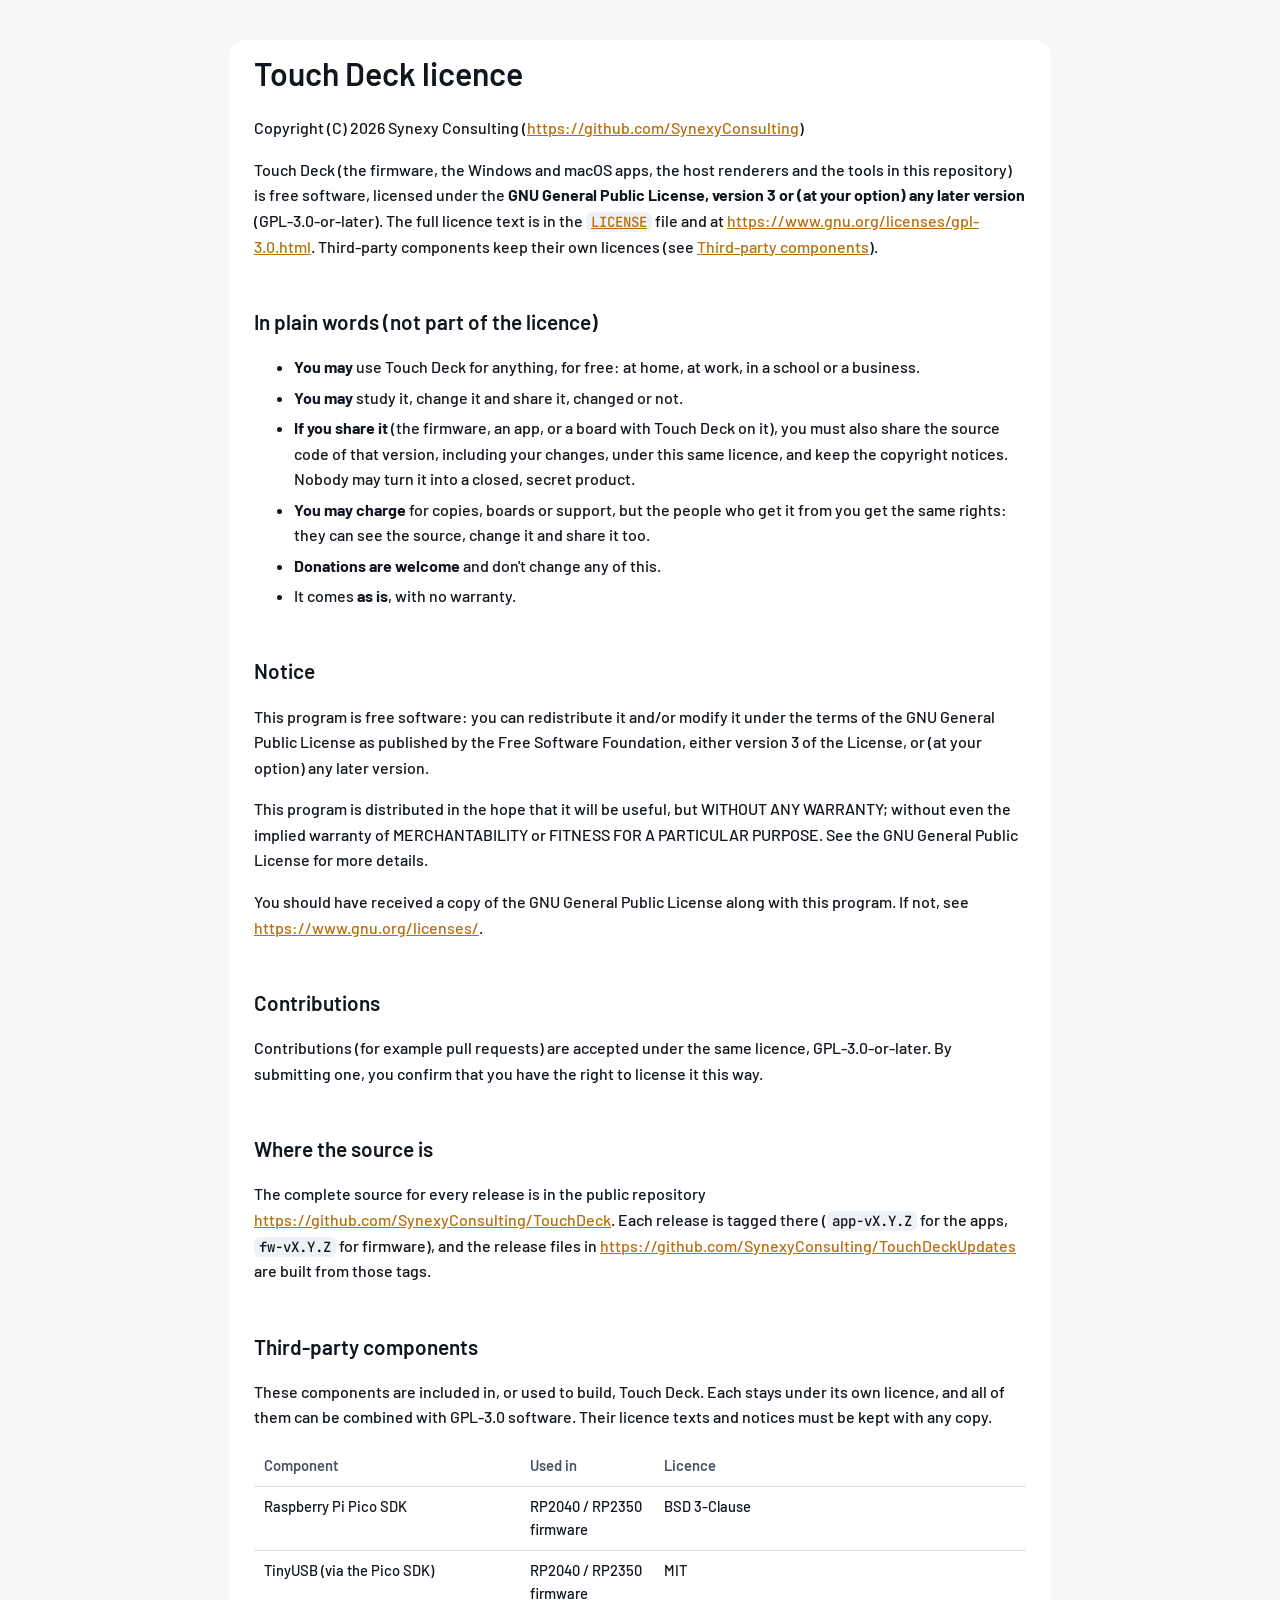
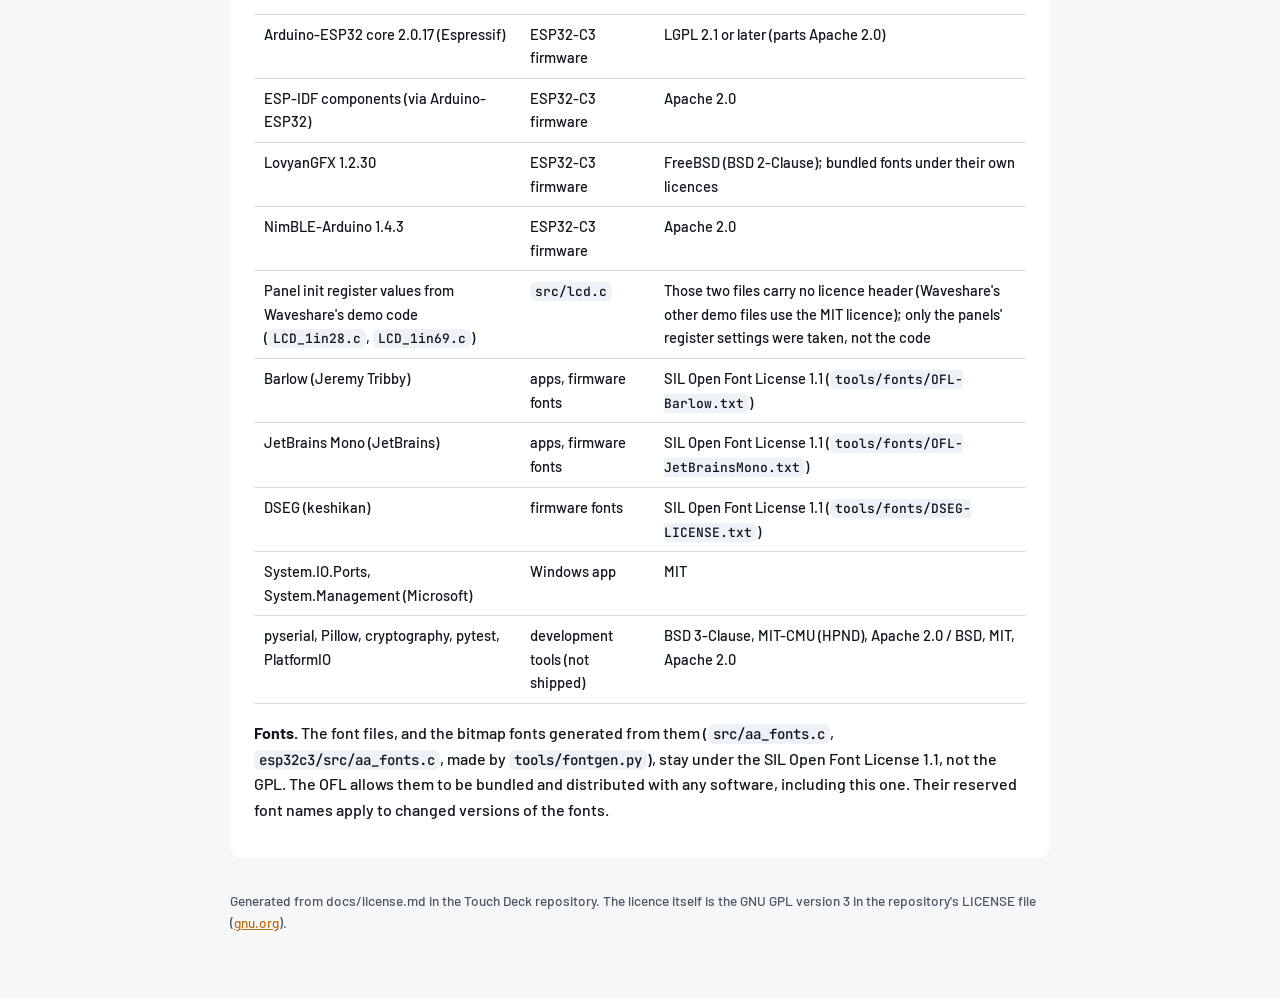
<file: docs/license.html>
<!doctype html>
<html lang="en">
<head>
<meta charset="utf-8">
<meta name="viewport" content="width=device-width, initial-scale=1">
<title>Licence · Touch Deck</title>
<link rel="preconnect" href="https://fonts.googleapis.com">
<link href="https://fonts.googleapis.com/css2?family=Barlow:wght@500;600&family=JetBrains+Mono&display=swap" rel="stylesheet">
<style>
  :root {
    --bg: #f6f7f9; --surf: #ffffff; --inner: #eef1f5; --text: #10151e; --dim: #4a5366;
    --line: #d9dee6; --accent: #b86e0c;
    color-scheme: light;
  }
  @media (prefers-color-scheme: dark) {
    :root { --bg: #07090d; --surf: #141a24; --inner: #10151e; --text: #e8ecf2; --dim: #8a94a6;
             --line: #1c2432; --accent: #f2a33a; color-scheme: dark; }
  }
  * { box-sizing: border-box; }
  body { margin: 0; background: var(--bg); color: var(--text);
         font: 500 16px/1.6 Barlow, "Segoe UI", -apple-system, system-ui, sans-serif; }
  main { max-width: 860px; margin: 0 auto; padding: 40px 20px 64px; }
  h1 { font-weight: 600; font-size: 2rem; margin: 0 0 8px; }
  h2 { font-weight: 600; font-size: 1.3rem; margin: 2.2em 0 .5em; }
  h3 { font-weight: 600; font-size: 1.05rem; margin: 1.6em 0 .4em; }
  a { color: var(--accent); }
  code, blockquote { font-family: "JetBrains Mono", Menlo, Consolas, monospace; font-size: .88em; }
  code { background: var(--inner); border-radius: 6px; padding: 1px 5px; }
  blockquote { margin: 1em 0; padding: 10px 14px; background: var(--inner); border-left: 3px solid var(--accent);
               border-radius: 6px; overflow-wrap: anywhere; }
  hr { border: 0; border-top: 1px solid var(--line); margin: 2.5em 0; }
  .table { overflow-x: auto; margin: 1em 0; }
  table { border-collapse: collapse; width: 100%; font-size: .92em; }
  th, td { text-align: left; vertical-align: top; padding: 8px 10px; border-bottom: 1px solid var(--line); }
  th { color: var(--dim); font-weight: 600; }
  li { margin: .3em 0; }
  .card { background: var(--surf); border-radius: 14px; padding: 8px 24px 20px; }
  footer { color: var(--dim); font-size: .85em; margin-top: 32px; }
</style>
</head>
<body>
<main>
<div class="card">
<h1 id="touch-deck-licence">Touch Deck licence</h1>
<p>Copyright (C) 2026 Synexy Consulting (<a href="https://github.com/SynexyConsulting">https://github.com/SynexyConsulting</a>)</p>
<p>Touch Deck (the firmware, the Windows and macOS apps, the host renderers and the tools in this repository) is free software, licensed under the <strong>GNU General Public License, version 3 or (at your option) any later version</strong> (GPL-3.0-or-later). The full licence text is in the <a href="https://github.com/SynexyConsulting/TouchDeck/blob/main/LICENSE"><code>LICENSE</code></a> file and at <a href="https://www.gnu.org/licenses/gpl-3.0.html">https://www.gnu.org/licenses/gpl-3.0.html</a>. Third-party components keep their own licences (see <a href="#third-party-components">Third-party components</a>).</p>
<h2 id="in-plain-words-not-part-of-the-licence">In plain words (not part of the licence)</h2>
<ul><li><strong>You may</strong> use Touch Deck for anything, for free: at home, at work, in a school or a business.</li><li><strong>You may</strong> study it, change it and share it, changed or not.</li><li><strong>If you share it</strong> (the firmware, an app, or a board with Touch Deck on it), you must also share the source code of that version, including your changes, under this same licence, and keep the copyright notices. Nobody may turn it into a closed, secret product.</li><li><strong>You may charge</strong> for copies, boards or support, but the people who get it from you get the same rights: they can see the source, change it and share it too.</li><li><strong>Donations are welcome</strong> and don't change any of this.</li><li>It comes <strong>as is</strong>, with no warranty.</li></ul>
<h2 id="notice">Notice</h2>
<p>This program is free software: you can redistribute it and/or modify it under the terms of the GNU General Public License as published by the Free Software Foundation, either version 3 of the License, or (at your option) any later version.</p>
<p>This program is distributed in the hope that it will be useful, but WITHOUT ANY WARRANTY; without even the implied warranty of MERCHANTABILITY or FITNESS FOR A PARTICULAR PURPOSE. See the GNU General Public License for more details.</p>
<p>You should have received a copy of the GNU General Public License along with this program. If not, see <a href="https://www.gnu.org/licenses/">https://www.gnu.org/licenses/</a>.</p>
<h2 id="contributions">Contributions</h2>
<p>Contributions (for example pull requests) are accepted under the same licence, GPL-3.0-or-later. By submitting one, you confirm that you have the right to license it this way.</p>
<h2 id="where-the-source-is">Where the source is</h2>
<p>The complete source for every release is in the public repository <a href="https://github.com/SynexyConsulting/TouchDeck">https://github.com/SynexyConsulting/TouchDeck</a>. Each release is tagged there (<code>app-vX.Y.Z</code> for the apps, <code>fw-vX.Y.Z</code> for firmware), and the release files in <a href="https://github.com/SynexyConsulting/TouchDeckUpdates">https://github.com/SynexyConsulting/TouchDeckUpdates</a> are built from those tags.</p>
<h2 id="third-party-components">Third-party components</h2>
<p>These components are included in, or used to build, Touch Deck. Each stays under its own licence, and all of them can be combined with GPL-3.0 software. Their licence texts and notices must be kept with any copy.</p>
<div class="table"><table><thead><tr><th>Component</th><th>Used in</th><th>Licence</th></tr></thead><tbody><tr><td>Raspberry Pi Pico SDK</td><td>RP2040 / RP2350 firmware</td><td>BSD 3-Clause</td></tr><tr><td>TinyUSB (via the Pico SDK)</td><td>RP2040 / RP2350 firmware</td><td>MIT</td></tr><tr><td>Arduino-ESP32 core 2.0.17 (Espressif)</td><td>ESP32-C3 firmware</td><td>LGPL 2.1 or later (parts Apache 2.0)</td></tr><tr><td>ESP-IDF components (via Arduino-ESP32)</td><td>ESP32-C3 firmware</td><td>Apache 2.0</td></tr><tr><td>LovyanGFX 1.2.30</td><td>ESP32-C3 firmware</td><td>FreeBSD (BSD 2-Clause); bundled fonts under their own licences</td></tr><tr><td>NimBLE-Arduino 1.4.3</td><td>ESP32-C3 firmware</td><td>Apache 2.0</td></tr><tr><td>Panel init register values from Waveshare's demo code (<code>LCD_1in28.c</code>, <code>LCD_1in69.c</code>)</td><td><code>src/lcd.c</code></td><td>Those two files carry no licence header (Waveshare's other demo files use the MIT licence); only the panels' register settings were taken, not the code</td></tr><tr><td>Barlow (Jeremy Tribby)</td><td>apps, firmware fonts</td><td>SIL Open Font License 1.1 (<code>tools/fonts/OFL-Barlow.txt</code>)</td></tr><tr><td>JetBrains Mono (JetBrains)</td><td>apps, firmware fonts</td><td>SIL Open Font License 1.1 (<code>tools/fonts/OFL-JetBrainsMono.txt</code>)</td></tr><tr><td>DSEG (keshikan)</td><td>firmware fonts</td><td>SIL Open Font License 1.1 (<code>tools/fonts/DSEG-LICENSE.txt</code>)</td></tr><tr><td>System.IO.Ports, System.Management (Microsoft)</td><td>Windows app</td><td>MIT</td></tr><tr><td>pyserial, Pillow, cryptography, pytest, PlatformIO</td><td>development tools (not shipped)</td><td>BSD 3-Clause, MIT-CMU (HPND), Apache 2.0 / BSD, MIT, Apache 2.0</td></tr></tbody></table></div>
<p><strong>Fonts.</strong> The font files, and the bitmap fonts generated from them (<code>src/aa_fonts.c</code>, <code>esp32c3/src/aa_fonts.c</code>, made by <code>tools/fontgen.py</code>), stay under the SIL Open Font License 1.1, not the GPL. The OFL allows them to be bundled and distributed with any software, including this one. Their reserved font names apply to changed versions of the fonts.</p>
</div>
<footer>Generated from docs/license.md in the Touch Deck repository. The licence itself is the GNU GPL version 3 in the repository's LICENSE file (<a href="https://www.gnu.org/licenses/gpl-3.0.html">gnu.org</a>).</footer>
</main>
</body>
</html>
</file>
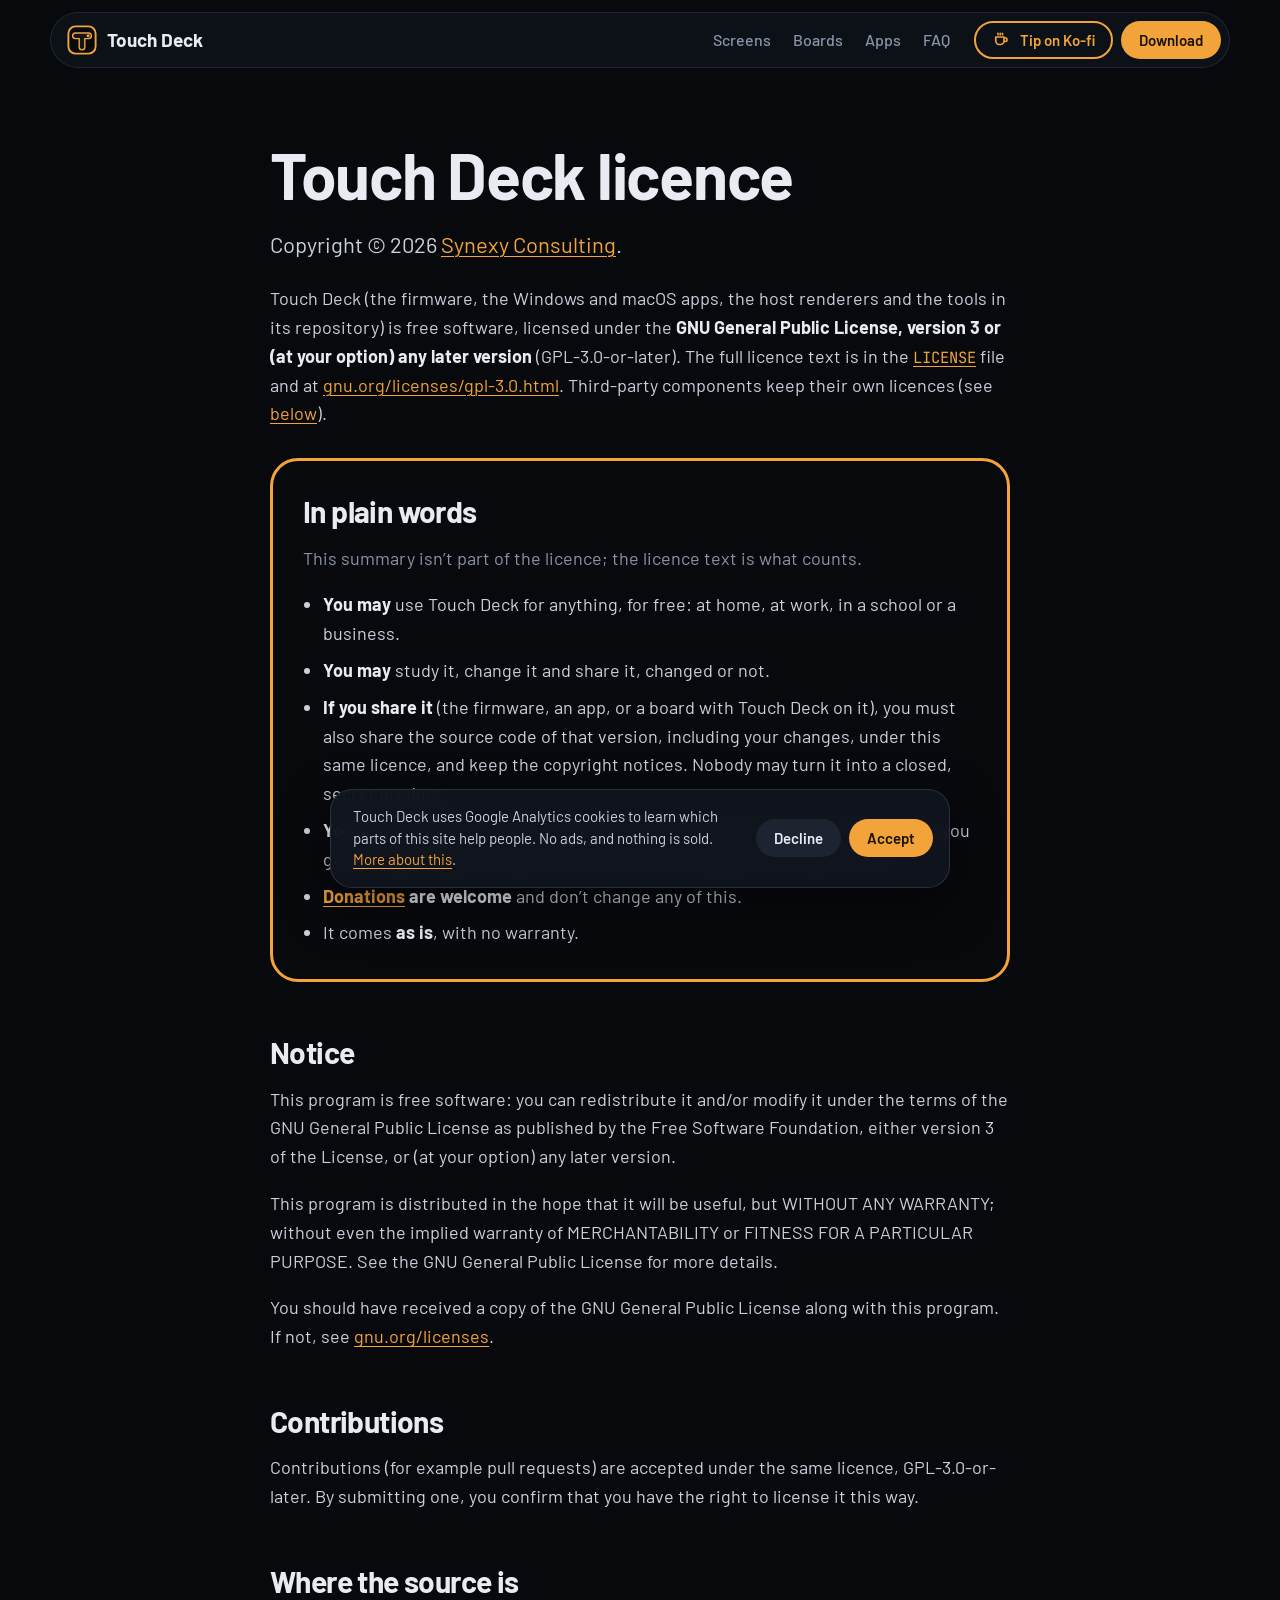
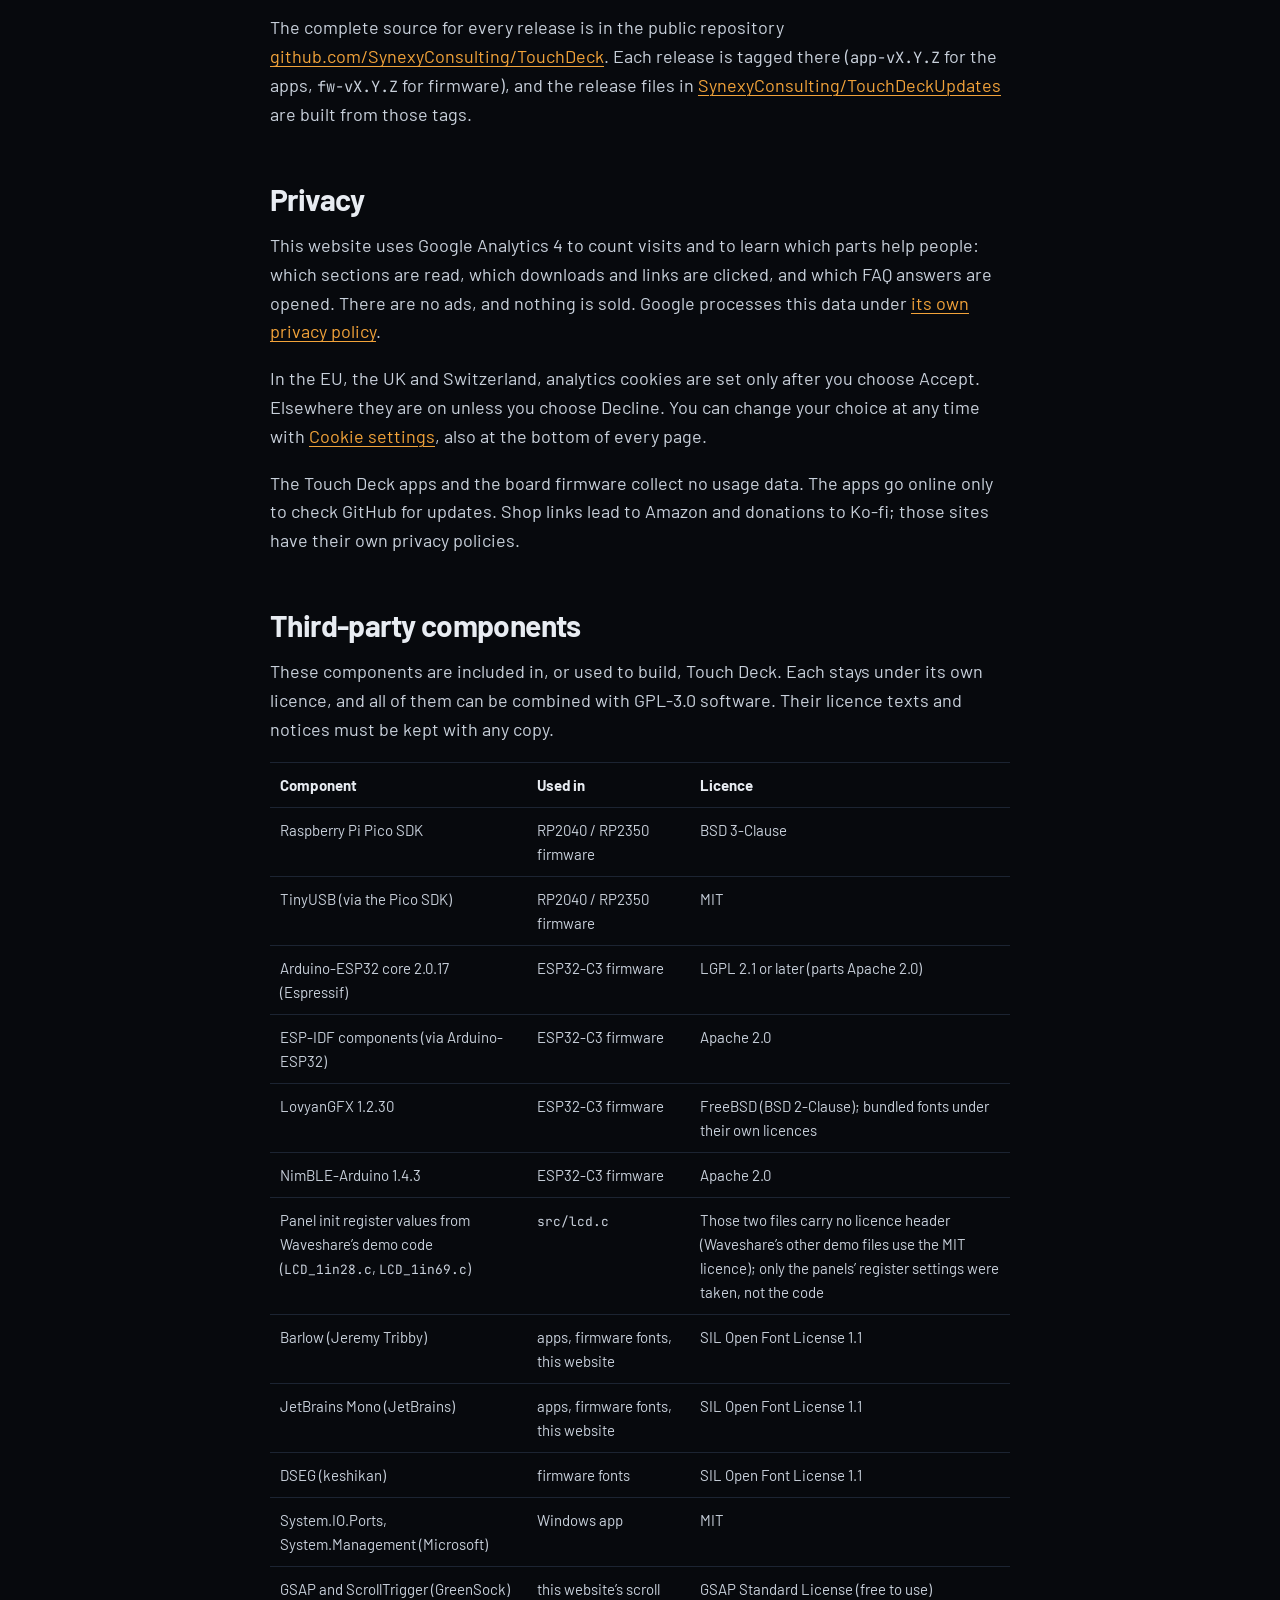
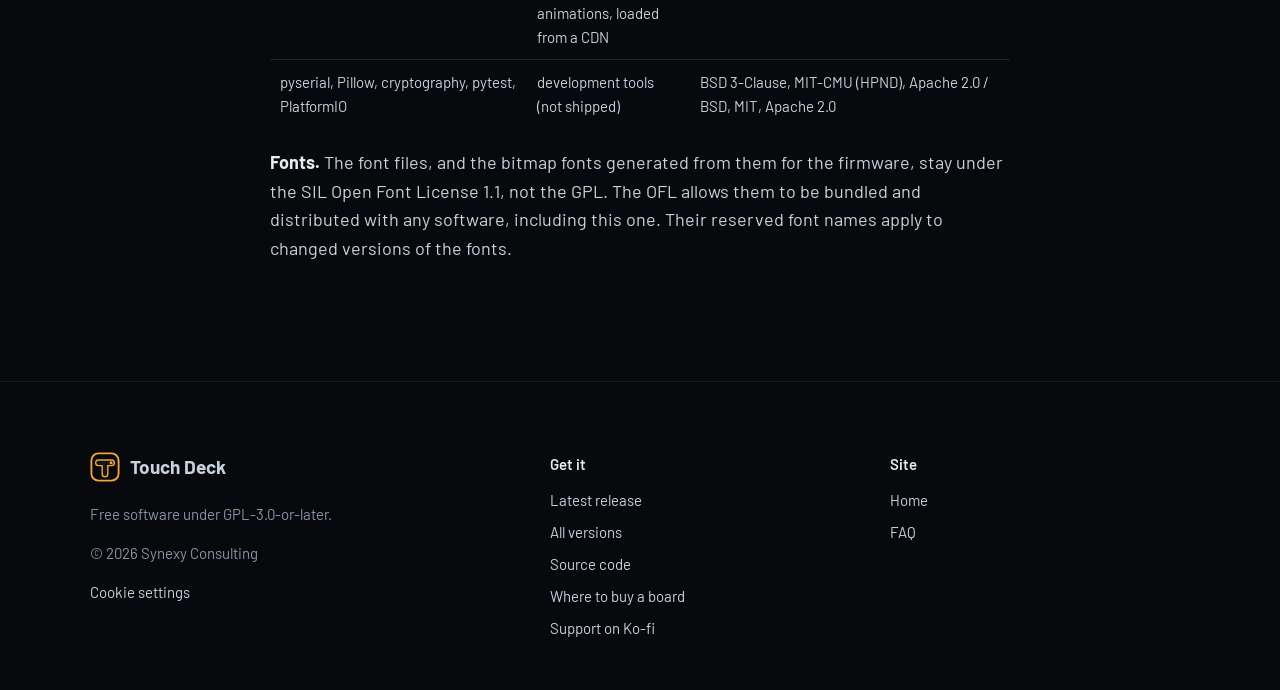
<file: website/license.html>
<!doctype html>
<html lang="en">
<head>
<meta charset="utf-8">
<meta name="viewport" content="width=device-width, initial-scale=1">
<!-- Google tag (gtag.js). Events: assets/js/analytics.js, consent banner: assets/js/consent.js.
     Only the live site reports; add ?ga_debug=1 to a URL to see its hits in GA4's DebugView. -->
<script async src="https://www.googletagmanager.com/gtag/js?id=G-07TPQJ6MLL"></script>
<script>
  window.dataLayer = window.dataLayer || [];
  function gtag(){dataLayer.push(arguments);}
  // Consent Mode v2. No ads, so ad storage is always off. Analytics cookies wait for "Accept"
  // in the EEA, UK and Switzerland (Google applies `region` by the visitor's location) and are
  // on elsewhere until "Decline". A choice made in the banner is applied here on every page.
  gtag('consent', 'default', { ad_storage: 'denied', ad_user_data: 'denied', ad_personalization: 'denied', analytics_storage: 'granted' });
  gtag('consent', 'default', { analytics_storage: 'denied', wait_for_update: 500, region: [
    'AT','BE','BG','HR','CY','CZ','DK','EE','FI','FR','DE','GR','HU','IE','IT','LV','LT','LU','MT','NL',
    'PL','PT','RO','SK','SI','ES','SE','IS','LI','NO','GB','CH'] });
  try { var tdc = localStorage.getItem('td-consent'); if (tdc === 'granted' || tdc === 'denied') gtag('consent', 'update', { analytics_storage: tdc }); } catch (e) {}
  if (location.hostname !== 'touchdeck.synexyconsulting.com') window['ga-disable-G-07TPQJ6MLL'] = true;
  gtag('js', new Date());
  gtag('config', 'G-07TPQJ6MLL', /[?&]ga_debug=1/.test(location.search) ? { debug_mode: true } : {});
</script>
<title>Touch Deck licence</title>
<meta name="description" content="Touch Deck is free software under GPL-3.0-or-later. What that means, in plain words, plus the third-party components and their licences.">
<meta name="theme-color" content="#07090D">
<link rel="icon" href="assets/img/logo.svg" type="image/svg+xml">
<link rel="preconnect" href="https://fonts.googleapis.com">
<link rel="preconnect" href="https://fonts.gstatic.com" crossorigin>
<link href="https://fonts.googleapis.com/css2?family=Barlow:wght@400;500;600;700;800&family=JetBrains+Mono:wght@400;500;600&display=swap" rel="stylesheet">
<link rel="stylesheet" href="assets/css/site.css">
</head>
<body>
<a class="skip" href="#main">Skip to content</a>
<header class="nav">
  <div class="nav-inner">
    <a class="brand" href="index.html" aria-label="Touch Deck home"><img src="assets/img/logo.svg" alt="" width="30" height="30">Touch Deck</a>
    <nav class="nav-links" aria-label="Site">
      <a href="index.html#screens">Screens</a>
      <a href="index.html#boards">Boards</a>
      <a href="index.html#apps">Apps</a>
      <a href="index.html#faq">FAQ</a>
    </nav>
    <div class="nav-cta">
      <a class="pill pill-line pill-sm nav-tip" href="https://ko-fi.com/synexyconsulting" target="_blank" rel="noopener">
        <svg viewBox="0 0 24 24" fill="none" stroke="currentColor" stroke-width="2.2" stroke-linecap="round" stroke-linejoin="round" aria-hidden="true"><path d="M5 8h11v5a5 5 0 0 1-5 5h-1a5 5 0 0 1-5-5zM16 9h1.5a2.5 2.5 0 0 1 0 5H16M8 3v2M11 3v2M14 3v2"/></svg>
        <span class="nav-tip-label">Tip on Ko-fi</span></a>
      <a class="pill pill-amber pill-sm" href="index.html#download">Download</a>
    </div>
  </div>
</header>

<main id="main" class="doc">
  <div class="wrap">
    <h1>Touch Deck licence</h1>
    <p class="lede">Copyright &copy; 2026 <a href="https://github.com/SynexyConsulting" rel="noopener" target="_blank">Synexy Consulting</a>.</p>
    <p>Touch Deck (the firmware, the Windows and macOS apps, the host renderers and the tools in its repository) is free software, licensed under the <strong>GNU General Public License, version 3 or (at your option) any later version</strong> (GPL-3.0-or-later). The full licence text is in the <a href="https://github.com/SynexyConsulting/TouchDeck/blob/main/LICENSE" rel="noopener" target="_blank"><code>LICENSE</code></a> file and at <a href="https://www.gnu.org/licenses/gpl-3.0.html" rel="noopener" target="_blank">gnu.org/licenses/gpl-3.0.html</a>. Third-party components keep their own licences (see <a href="#third-party">below</a>).</p>

    <div class="plain">
      <h2>In plain words</h2>
      <p class="muted">This summary isn&rsquo;t part of the licence; the licence text is what counts.</p>
      <ul>
        <li><strong>You may</strong> use Touch Deck for anything, for free: at home, at work, in a school or a business.</li>
        <li><strong>You may</strong> study it, change it and share it, changed or not.</li>
        <li><strong>If you share it</strong> (the firmware, an app, or a board with Touch Deck on it), you must also share the source code of that version, including your changes, under this same licence, and keep the copyright notices. Nobody may turn it into a closed, secret product.</li>
        <li><strong>You may charge</strong> for copies, boards or support, but the people who get it from you get the same rights: they can see the source, change it and share it too.</li>
        <li><strong><a href="https://ko-fi.com/synexyconsulting" rel="noopener" target="_blank">Donations</a> are welcome</strong> and don&rsquo;t change any of this.</li>
        <li>It comes <strong>as is</strong>, with no warranty.</li>
      </ul>
    </div>

    <h2>Notice</h2>
    <p>This program is free software: you can redistribute it and/or modify it under the terms of the GNU General Public License as published by the Free Software Foundation, either version 3 of the License, or (at your option) any later version.</p>
    <p>This program is distributed in the hope that it will be useful, but WITHOUT ANY WARRANTY; without even the implied warranty of MERCHANTABILITY or FITNESS FOR A PARTICULAR PURPOSE. See the GNU General Public License for more details.</p>
    <p>You should have received a copy of the GNU General Public License along with this program. If not, see <a href="https://www.gnu.org/licenses/" rel="noopener" target="_blank">gnu.org/licenses</a>.</p>

    <h2>Contributions</h2>
    <p>Contributions (for example pull requests) are accepted under the same licence, GPL-3.0-or-later. By submitting one, you confirm that you have the right to license it this way.</p>

    <h2>Where the source is</h2>
    <p>The complete source for every release is in the public repository <a href="https://github.com/SynexyConsulting/TouchDeck" rel="noopener" target="_blank">github.com/SynexyConsulting/TouchDeck</a>. Each release is tagged there (<code>app-vX.Y.Z</code> for the apps, <code>fw-vX.Y.Z</code> for firmware), and the release files in <a href="https://github.com/SynexyConsulting/TouchDeckUpdates/releases" rel="noopener" target="_blank">SynexyConsulting/TouchDeckUpdates</a> are built from those tags.</p>

    <h2 id="privacy">Privacy</h2>
    <p>This website uses Google Analytics 4 to count visits and to learn which parts help people: which sections are read, which downloads and links are clicked, and which FAQ answers are opened. There are no ads, and nothing is sold. Google processes this data under <a href="https://policies.google.com/privacy" rel="noopener" target="_blank">its own privacy policy</a>.</p>
    <p>In the EU, the UK and Switzerland, analytics cookies are set only after you choose Accept. Elsewhere they are on unless you choose Decline. You can change your choice at any time with <button type="button" class="link-button inline" data-consent-open>Cookie settings</button>, also at the bottom of every page.</p>
    <p>The Touch Deck apps and the board firmware collect no usage data. The apps go online only to check GitHub for updates. Shop links lead to Amazon and donations to Ko-fi; those sites have their own privacy policies.</p>

    <h2 id="third-party">Third-party components</h2>
    <p>These components are included in, or used to build, Touch Deck. Each stays under its own licence, and all of them can be combined with GPL-3.0 software. Their licence texts and notices must be kept with any copy.</p>
    <div class="table-scroll">
      <table>
        <thead><tr><th>Component</th><th>Used in</th><th>Licence</th></tr></thead>
        <tbody>
          <tr><td>Raspberry Pi Pico SDK</td><td>RP2040 / RP2350 firmware</td><td>BSD 3-Clause</td></tr>
          <tr><td>TinyUSB (via the Pico SDK)</td><td>RP2040 / RP2350 firmware</td><td>MIT</td></tr>
          <tr><td>Arduino-ESP32 core 2.0.17 (Espressif)</td><td>ESP32-C3 firmware</td><td>LGPL 2.1 or later (parts Apache 2.0)</td></tr>
          <tr><td>ESP-IDF components (via Arduino-ESP32)</td><td>ESP32-C3 firmware</td><td>Apache 2.0</td></tr>
          <tr><td>LovyanGFX 1.2.30</td><td>ESP32-C3 firmware</td><td>FreeBSD (BSD 2-Clause); bundled fonts under their own licences</td></tr>
          <tr><td>NimBLE-Arduino 1.4.3</td><td>ESP32-C3 firmware</td><td>Apache 2.0</td></tr>
          <tr><td>Panel init register values from Waveshare&rsquo;s demo code (<code>LCD_1in28.c</code>, <code>LCD_1in69.c</code>)</td><td><code>src/lcd.c</code></td><td>Those two files carry no licence header (Waveshare&rsquo;s other demo files use the MIT licence); only the panels&rsquo; register settings were taken, not the code</td></tr>
          <tr><td>Barlow (Jeremy Tribby)</td><td>apps, firmware fonts, this website</td><td>SIL Open Font License 1.1</td></tr>
          <tr><td>JetBrains Mono (JetBrains)</td><td>apps, firmware fonts, this website</td><td>SIL Open Font License 1.1</td></tr>
          <tr><td>DSEG (keshikan)</td><td>firmware fonts</td><td>SIL Open Font License 1.1</td></tr>
          <tr><td>System.IO.Ports, System.Management (Microsoft)</td><td>Windows app</td><td>MIT</td></tr>
          <tr><td>GSAP and ScrollTrigger (GreenSock)</td><td>this website&rsquo;s scroll animations, loaded from a CDN</td><td>GSAP Standard License (free to use)</td></tr>
          <tr><td>pyserial, Pillow, cryptography, pytest, PlatformIO</td><td>development tools (not shipped)</td><td>BSD 3-Clause, MIT-CMU (HPND), Apache 2.0 / BSD, MIT, Apache 2.0</td></tr>
        </tbody>
      </table>
    </div>
    <p style="margin-top:20px"><strong>Fonts.</strong> The font files, and the bitmap fonts generated from them for the firmware, stay under the SIL Open Font License 1.1, not the GPL. The OFL allows them to be bundled and distributed with any software, including this one. Their reserved font names apply to changed versions of the fonts.</p>
  </div>
</main>

<footer class="footer">
  <div class="wrap">
    <div>
      <a class="brand" href="index.html"><img src="assets/img/logo.svg" alt="" width="30" height="30">Touch Deck</a>
      <p style="margin-top:14px">Free software under GPL-3.0-or-later.</p>
      <p>&copy; 2026 Synexy Consulting</p>
      <p><button type="button" class="link-button" data-consent-open>Cookie settings</button></p>
    </div>
    <div>
      <h4>Get it</h4>
      <ul>
        <li><a href="https://github.com/SynexyConsulting/TouchDeckUpdates/releases/latest" rel="noopener" target="_blank">Latest release</a></li>
        <li><a href="https://github.com/SynexyConsulting/TouchDeckUpdates/releases" rel="noopener" target="_blank">All versions</a></li>
        <li><a href="https://github.com/SynexyConsulting/TouchDeck" rel="noopener" target="_blank">Source code</a></li>
        <li><a href="index.html#buy">Where to buy a board</a></li>
        <li><a href="https://ko-fi.com/synexyconsulting" rel="noopener" target="_blank">Support on Ko-fi</a></li>
      </ul>
    </div>
    <div>
      <h4>Site</h4>
      <ul>
        <li><a href="index.html">Home</a></li>
        <li><a href="index.html#faq">FAQ</a></li>
      </ul>
    </div>
  </div>
</footer>
<script src="assets/js/consent.js" defer></script>
<script src="assets/js/analytics.js" defer></script>
</body>
</html>
</file>
<file: website/assets/css/site.css>
/* Touch Deck website. Palette from the Windows app (App.xaml) and the boards' UI. */
:root {
  --bg: #07090D;
  --inner: #10151E;
  --surf: #141A24;
  --surf2: #1C2432;
  --text: #E8ECF2;
  --clip: #C9D1DC;
  --dim: #8A94A6;
  --faint: #4A5366;
  --accent: #F2A33A;
  --accent-tint: #2D2214;
  --ok: #3CCB7F;
  --bad: #E5484D;
  --bt: #4C8DF6;
  --ring: 3px;
  /* The 1.69" panel's corners: the firmware draws its edge ring with a 44 px radius on 240x280
     (src/ui_pages.c, gfx_rrect_ring(0, 0, 240, 280, 44, ...)). Every rectangular mockup uses these. */
  --rect-glass: 18.333% / 15.714%;       /* 44/240 of the glass width, 44/280 of its height */
  --rect-bezel: 23.083% / 20.219%;       /* concentric: glass radius + the 7.5% bezel padding */
  --radius-l: 28px;
  --radius-m: 18px;
  --wrap: 1180px;
  --gutter: clamp(16px, 4vw, 40px);
  --sans: "Barlow", system-ui, -apple-system, "Segoe UI", sans-serif;
  --mono: "JetBrains Mono", ui-monospace, "Cascadia Mono", Consolas, monospace;
  color-scheme: dark;
}

*, *::before, *::after { box-sizing: border-box; }
html { -webkit-text-size-adjust: 100%; scroll-padding-top: 84px; }
body {
  margin: 0;
  background: var(--bg);
  color: var(--clip);
  font: 400 18px/1.6 var(--sans);
  overflow-x: hidden;
  -webkit-font-smoothing: antialiased;
}
img { max-width: 100%; display: block; }
a { color: var(--accent); text-decoration-thickness: 1px; text-underline-offset: 3px; }
a:hover { color: #ffbe63; }
:focus-visible { outline: 2px solid var(--accent); outline-offset: 3px; border-radius: 8px; }
h1, h2, h3 { color: var(--text); font-weight: 700; line-height: 1.08; letter-spacing: -0.02em; margin: 0; }
h2 { font-size: clamp(34px, 5vw, 56px); }
h3 { font-size: 24px; letter-spacing: -0.01em; line-height: 1.2; }
p { margin: 0 0 1em; }
code, kbd { font-family: var(--mono); font-size: 0.86em; }
kbd { border: 1px solid var(--faint); border-bottom-width: 2px; border-radius: 6px; padding: 1px 6px; color: var(--text); }
.wrap { width: 100%; max-width: var(--wrap); margin: 0 auto; padding: 0 var(--gutter); }
.lede { font-size: clamp(19px, 2vw, 22px); color: var(--clip); max-width: 34em; }
.muted { color: var(--dim); }
.skip { position: absolute; left: -999px; top: 8px; background: var(--accent); color: #000; padding: 8px 14px; border-radius: 99px; z-index: 100; }
.skip:focus { left: 8px; }
.visually-hidden { position: absolute; width: 1px; height: 1px; overflow: hidden; clip: rect(0 0 0 0); white-space: nowrap; }

/* ---------- pills (the boards' buttons) ---------- */
.pill {
  display: inline-flex; align-items: center; gap: 10px;
  min-height: 48px; padding: 0 24px; border-radius: 999px;
  font: 600 17px/1 var(--sans); text-decoration: none; white-space: nowrap;
  border: 2px solid transparent; transition: background-color .2s, border-color .2s, color .2s, transform .2s;
}
.pill svg { width: 18px; height: 18px; flex: none; }
.pill-amber { background: var(--accent); color: #1a1206; }
.pill-amber:hover { background: #ffb85a; color: #1a1206; }
.pill-ghost { background: var(--surf2); color: var(--text); }
.pill-ghost:hover { background: #263043; color: var(--text); }
.pill-line { border-color: var(--accent); color: var(--accent); background: transparent; }
.pill-line:hover { background: var(--accent-tint); color: var(--accent); }
.pill-sm { min-height: 38px; padding: 0 16px; font-size: 15px; }
.chip {
  display: inline-flex; align-items: center; gap: 8px; padding: 4px 12px; border-radius: 99px;
  background: var(--accent-tint); color: var(--accent); font: 600 13px/1.4 var(--mono); letter-spacing: .04em;
}
.chip::after { content: ""; width: 7px; height: 7px; border-radius: 50%; background: var(--ok); }
.chip.soon { background: var(--surf2); color: var(--dim); }
.chip.soon::after { background: var(--faint); }

/* ---------- nav ---------- */
.nav {
  position: fixed; inset: 12px 0 auto; z-index: 50; pointer-events: none;
}
.nav-inner {
  pointer-events: auto; margin: 0 auto; width: min(calc(100% - 24px), var(--wrap));
  display: flex; align-items: center; gap: 24px; padding: 8px 8px 8px 16px;
  background: rgba(16, 21, 30, .72); backdrop-filter: blur(14px) saturate(1.3); -webkit-backdrop-filter: blur(14px) saturate(1.3);
  border: 1px solid rgba(138, 148, 166, .16); border-radius: 999px;
}
.brand { display: inline-flex; align-items: center; gap: 10px; color: var(--text); text-decoration: none; font-weight: 700; font-size: 19px; }
.brand img { width: 30px; height: 30px; }
.brand:hover { color: var(--text); }
.nav-links { display: flex; gap: 22px; margin-left: auto; }
.nav-links a { color: var(--dim); text-decoration: none; font-weight: 500; font-size: 16px; }
.nav-links a:hover { color: var(--text); }
.nav .brand { white-space: nowrap; }
.nav-cta { display: flex; gap: 8px; }
@media (max-width: 820px) { .nav-links { display: none; } .nav-cta { margin-left: auto; } }
/* Narrow phones: logo only (the link keeps its aria-label), so Tip on Ko-fi and Download fit;
   below 380px the tip button shows just its cup (the label stays for screen readers) */
@media (max-width: 440px) { .nav .brand { font-size: 0; gap: 0; } }
@media (max-width: 380px) {
  .nav-tip { gap: 0; padding: 0 12px; }
  .nav-tip-label { position: absolute; width: 1px; height: 1px; overflow: hidden; clip: rect(0 0 0 0); white-space: nowrap; }
}

/* ---------- device mockups ---------- */
.board { position: relative; transform-style: preserve-3d; }
.board-body {
  position: relative; border-radius: var(--rect-bezel);
  padding: 7.5%;
  background:
    radial-gradient(120% 80% at 30% 0%, rgba(255,255,255,.10), transparent 55%),
    linear-gradient(160deg, #232a36 0%, #0d1118 55%, #07090d 100%);
  box-shadow:
    inset 0 1px 0 rgba(255,255,255,.14),
    inset 0 -2px 0 rgba(0,0,0,.6),
    0 0 0 1px #2a3242,
    0 2px 0 1px #05070a,
    0 30px 60px -20px rgba(0,0,0,.85),
    0 60px 120px -40px rgba(242,163,58,.18);
}
.board.round .board-body { border-radius: 50%; padding: 9%; }
.screen {
  position: relative; overflow: hidden; background: #000;
  aspect-ratio: 240 / 280;
  box-shadow: 0 0 0 2px #000, inset 0 0 0 1px rgba(255,255,255,.04);
}
.board.rect .screen { box-shadow: none; }   /* the ring art reaches the glass edge: no black band around it */
/* The rectangular glass: one rule for every 1.69" mockup (add .rect-glass to anything showing its screen). */
.rect-glass, .board.rect .screen { border-radius: var(--rect-glass); overflow: hidden; }
.board.round .screen { aspect-ratio: 1; border-radius: 50%; }
.screen img { position: absolute; inset: 0; width: 100%; height: 100%; object-fit: fill; image-rendering: auto; }
.screen::after { /* glass */
  content: ""; position: absolute; inset: 0; pointer-events: none;
  background: linear-gradient(125deg, rgba(255,255,255,.10) 0%, rgba(255,255,255,0) 32%, rgba(255,255,255,0) 70%, rgba(255,255,255,.04) 100%);
}
.screen .layer { opacity: 0; transition: opacity .45s ease; }
.screen .layer.on { opacity: 1; }
.port {
  position: absolute; left: 50%; bottom: -5px; width: 22%; height: 9px; transform: translateX(-50%);
  border-radius: 6px; background: linear-gradient(#59626f, #2b313b); box-shadow: inset 0 1px 0 rgba(255,255,255,.3);
}
.board.round .port { bottom: -3px; width: 20%; }
.bootbtn {
  position: absolute; right: -4px; top: 38%; width: 6px; height: 34px; border-radius: 3px;
  background: linear-gradient(90deg, #3a4250, #1b2029);
}
.board.round .bootbtn { right: 1%; top: 30%; transform: rotate(-24deg); }
.board.esp .board-body { background:
    radial-gradient(120% 80% at 30% 0%, rgba(255,255,255,.10), transparent 55%),
    linear-gradient(160deg, #1d2c45 0%, #0b1220 60%, #06090f 100%);
  box-shadow: inset 0 1px 0 rgba(255,255,255,.14), 0 0 0 1px #233651, 0 30px 60px -20px rgba(0,0,0,.85), 0 60px 120px -40px rgba(76,141,246,.22); }

/* ---------- hero ---------- */
.hero { position: relative; padding: 150px 0 90px; min-height: 100vh; min-height: 100svh; display: flex; align-items: center; overflow-x: clip; }
.hero .wrap { display: grid; grid-template-columns: 1.05fr .95fr; gap: 40px; align-items: center; }
.hero h1 { font-size: clamp(46px, 7.4vw, 96px); font-weight: 800; letter-spacing: -0.035em; line-height: .96; }
.hero .lede { margin-top: 26px; }
.cta-row { display: flex; flex-wrap: wrap; gap: 12px; margin-top: 34px; }
.hero-note { margin-top: 22px; font-size: 15px; color: var(--dim); }
.hero-stage { position: relative; height: min(640px, 72vh); perspective: 1400px; }
.hero-stage .board.rect { position: absolute; width: min(330px, 70%); right: 22%; top: 2%; z-index: 2; }
.hero-stage .board.round { position: absolute; width: min(270px, 56%); right: -2%; bottom: 0; z-index: 1; }
.hero-stage .board.rect .board-body { transform: rotateY(-14deg) rotateX(6deg) rotateZ(-3deg); }
.hero-stage .board.round .board-body { transform: rotateY(-20deg) rotateX(8deg) rotateZ(5deg); }
.glow {
  position: absolute; width: 720px; height: 720px; right: -160px; top: 50%; translate: 0 -50%; border-radius: 50%; pointer-events: none;
  background: radial-gradient(circle, rgba(242,163,58,.16) 0%, rgba(242,163,58,.05) 35%, transparent 65%);
}
.hero-lane { position: absolute; inset: auto -10% -6% auto; width: 520px; opacity: .22; pointer-events: none; }
@media (max-width: 999px) {
  .hero { padding: 116px 0 40px; min-height: 0; }
  .hero .wrap { grid-template-columns: 1fr; gap: 10px; }
  .hero-stage { height: 440px; max-width: 460px; width: 100%; margin: 0 auto; }
  .hero-stage .board.rect { width: 240px; right: auto; left: 8%; }
  .hero-stage .board.round { width: 200px; right: 2%; }
}
@media (max-width: 420px) {
  .hero-stage { height: 380px; }
  .hero-stage .board.rect { width: 210px; left: 2%; }
  .hero-stage .board.round { width: 172px; right: 0; }
}

/* ---------- sections ---------- */
section { position: relative; }
main { overflow-x: clip; }
.section { padding: clamp(80px, 12vw, 150px) 0; }
.section-head { max-width: 760px; margin-bottom: clamp(40px, 6vw, 72px); }
.section-head p { margin-top: 20px; }

/* problems */
.problems { display: grid; grid-template-columns: minmax(0, 1fr) minmax(0, 1fr); gap: clamp(40px, 6vw, 90px); align-items: start; }
.pain-list { list-style: none; margin: 0; padding: 0; }
.pain { padding: 26px 0; border-top: 1px solid var(--surf2); }
.pain:last-child { border-bottom: 1px solid var(--surf2); }
.pain h3 { font-size: 23px; display: inline; padding-bottom: 7px; line-height: 1.5; background-image: linear-gradient(var(--accent), var(--accent)); background-repeat: no-repeat; background-size: var(--line, 0%) 2px; background-position: 0 100%; transition: background-size .9s cubic-bezier(.6,0,.2,1); -webkit-box-decoration-break: clone; box-decoration-break: clone; }
.pain.lit h3 { --line: 100%; }
.pain p { margin: 10px 0 0; color: var(--clip); }
.console-col { position: sticky; top: 110px; }
.console {
  border-radius: var(--radius-m); overflow: hidden; background: #0b0e13;
  border: 1px solid var(--surf2); box-shadow: 0 40px 80px -30px rgba(0,0,0,.9);
}
.console-bar { display: flex; align-items: center; gap: 8px; padding: 12px 16px; background: var(--surf); color: var(--dim); font-size: 14px; }
.console-bar i { width: 11px; height: 11px; border-radius: 50%; background: var(--surf2); }
.console-bar span { margin-left: 8px; }
.console pre { margin: 0; padding: 22px 20px 26px; font: 400 15px/1.75 var(--mono); color: #b9c3d1; white-space: pre-wrap; word-break: break-all; min-height: 270px; }
.console .warn { color: var(--bad); }
.console .typed { color: var(--text); }
.console .caret { display: inline-block; width: .6em; height: 1.1em; vertical-align: -0.18em; background: var(--accent); animation: blink 1s steps(1) infinite; }
.console-caption { display: flex; gap: 20px; align-items: center; margin-top: 22px; color: var(--dim); font-size: 16px; }
.console-caption p { margin: 0; }
.console-caption strong { color: var(--text); font-weight: 600; }
.mini-board {
  flex: none; width: 108px; padding: 0; border: 0; background: none; cursor: pointer; border-radius: 25px;
  transition: transform .15s ease;
}
.mini-board:hover { transform: translateY(-2px); }
.mini-board:active { transform: scale(.96); }
.mini-board:focus-visible { outline-offset: 4px; border-radius: 25px; }
.mini-body {
  position: relative; display: block; padding: 8px; border-radius: 25px;   /* 8 px + the glass radius at 92 px wide */
  background: linear-gradient(160deg, #232a36, #0b0e13); box-shadow: inset 0 1px 0 rgba(255,255,255,.14), 0 0 0 1px #2a3242, 0 14px 30px -12px rgba(0,0,0,.9);
}
.mini-body .rect-glass { display: block; aspect-ratio: 240 / 280; background: #000; }
.mini-body img { display: block; width: 100%; height: 100%; }
.mini-paste {
  position: absolute; left: 46%; top: 59%; width: 46%; height: 21%; display: grid; place-items: center;
  border-radius: 999px; background: var(--accent); color: #1a1206; font: 700 14px/1 var(--sans);
  box-shadow: 0 0 0 0 rgba(242,163,58,.6); animation: ping 2.2s ease-out infinite;
}
@keyframes ping { 0% { box-shadow: 0 0 0 0 rgba(242,163,58,.55); } 70%, 100% { box-shadow: 0 0 0 12px rgba(242,163,58,0); } }
.toast { display: inline-block; margin: 4px 0 10px; padding: 6px 12px; border-radius: 10px; background: rgba(229,72,77,.12); color: #ff8a8d; font-family: var(--sans); font-size: 14px; opacity: 0; transition: opacity .3s; }
.toast.show { opacity: 1; }
@keyframes blink { 50% { opacity: 0; } }
@media (max-width: 900px) {
  .problems { grid-template-columns: 1fr; }
  .console-col { position: static; order: -1; }
}

/* how it works */
.steps3 { display: grid; grid-template-columns: repeat(3, minmax(0, 1fr)); gap: 28px; counter-reset: s; margin-top: 56px; }
.step3 { counter-increment: s; }
.step3::before {
  content: counter(s); display: grid; place-items: center; width: 44px; height: 44px; margin-bottom: 18px;
  border-radius: 50%; border: var(--ring) solid var(--accent); color: var(--accent); font: 700 18px/1 var(--sans);
}
.step3 h3 { margin-bottom: 10px; }
.step3 p { color: var(--clip); margin: 0; }
.wire { width: 100%; height: auto; margin-top: 8px; overflow: visible; }
.wire text { font-family: var(--sans); }
@media (max-width: 820px) { .steps3 { grid-template-columns: 1fr; gap: 34px; } }

/* screens (pinned stage) */
.screens-sec { padding-top: clamp(80px, 12vw, 150px); }
.scrolly { display: grid; grid-template-columns: minmax(0, 1fr) minmax(0, 1fr); gap: clamp(40px, 6vw, 96px); }
.stage-col { position: relative; }
.stage {
  position: sticky; top: 0; height: 100vh; height: 100svh; display: grid; place-items: center; perspective: 1600px;
}
/* The stage box holds both boards: the rectangle top left, the round one bottom right, never outside it. */
.stage-tilt { position: relative; width: min(88%, 500px, calc((100svh - 150px) / 0.95)); aspect-ratio: 1 / 0.95; transform-style: preserve-3d; }
.stage .board.rect { position: absolute; left: 0; top: 0; width: 70%; }
.stage .board.round { position: absolute; width: 42%; right: 0; bottom: 0; }
.stage-dots { position: absolute; bottom: 7vh; left: 50%; translate: -50% 0; display: flex; gap: 10px; }
.stage-dots i { width: 8px; height: 8px; border-radius: 50%; background: var(--faint); transition: background .3s, transform .3s; }
.stage-dots i.on { background: var(--text); transform: scale(1.25); }
.steps { padding: 0 0 20vh; }
.step { min-height: 100vh; display: flex; flex-direction: column; justify-content: center; max-width: 470px; }
.step h3 { font-size: clamp(32px, 4vw, 46px); line-height: 1.05; letter-spacing: -0.025em; margin: 14px 0 18px; }
.step p { color: var(--clip); }
.step ul { margin: 6px 0 0; padding: 0; list-style: none; }
.step li { position: relative; padding-left: 22px; margin: 8px 0; color: var(--clip); }
.step li::before { content: ""; position: absolute; left: 2px; top: .62em; width: 8px; height: 8px; border-radius: 50%; border: 2px solid var(--accent); }
.step-name { font: 600 15px/1 var(--mono); color: var(--accent); }
@media (max-width: 999px) {
  .scrolly { grid-template-columns: 1fr; gap: 0; }
  /* Stacked: the stage is an opaque sticky panel; the copy scrolls out of sight beneath it, never visibly under a board. */
  .stage-col { position: sticky; top: 64px; z-index: 2; height: 54vh; height: 54svh; background: var(--bg); box-shadow: 0 1px 0 var(--surf), 0 18px 24px -12px var(--bg); }
  .stage { position: relative; height: 100%; }
  .stage-tilt { width: min(92%, calc(54svh * 0.74 / 0.95)); margin-top: -4%; }
  .stage-dots { bottom: 4%; }
  .step { max-width: 620px; }
  .step { min-height: 72vh; justify-content: flex-start; padding-top: 5vh; }
  .step h3 { margin-top: 10px; }
}

/* boards */
.boards { display: grid; grid-template-columns: repeat(3, minmax(0, 1fr)); gap: 24px; }
.board-card {
  perspective: 900px;
  display: flex; flex-direction: column; padding: 34px 28px 30px; border-radius: var(--radius-l);
  background: linear-gradient(180deg, var(--surf) 0%, var(--inner) 100%); border: 1px solid #1d2533;
}
.board-card .board { width: 62%; margin: 6px auto 34px; }
.board-card .board.round { width: 70%; }
.board-card h3 { font-size: 22px; }
.board-card .price { display: flex; align-items: baseline; gap: 8px; margin: 12px 0 16px; color: var(--text); font-weight: 700; font-size: 30px; letter-spacing: -0.02em; }
.board-card .price small { font-size: 15px; font-weight: 500; color: var(--dim); letter-spacing: 0; }
.specs { list-style: none; padding: 0; margin: 0 0 18px; font-size: 16px; }
.specs li { display: flex; justify-content: space-between; gap: 16px; padding: 8px 0; border-top: 1px solid var(--surf2); }
.specs li span:first-child { color: var(--dim); }
.specs li span:last-child { color: var(--text); text-align: right; }
.board-card p { font-size: 16px; color: var(--clip); margin: 0; }
.board-card .note { margin-top: auto; padding-top: 18px; font-size: 14px; color: var(--dim); }
.fineprint { margin-top: 26px; font-size: 15px; color: var(--dim); max-width: 60em; }
/* Where to buy: a plain table under the cards; boards without a card get a row here */
.buy-head { margin: 56px 0 18px; font-size: 26px; }
.buy-table { border-radius: var(--radius-l); border: 1px solid #1d2533; background: linear-gradient(180deg, var(--surf) 0%, var(--inner) 100%); padding: 6px 10px; }
.buy-table table { width: 100%; border-collapse: collapse; font-size: 16px; min-width: 640px; }
.buy-table th, .buy-table td { text-align: left; padding: 14px 12px; vertical-align: middle; }
.buy-table thead th { font-size: 15px; color: var(--dim); font-weight: 600; }
.buy-table tbody th, .buy-table tbody td { border-top: 1px solid var(--surf2); }
.buy-table tbody th { color: var(--text); font-weight: 600; }
.buy-table td { color: var(--clip); }
.buy-table td a { color: var(--accent); font-weight: 600; }
/* Phones: drop Screen and Connects by (the cards show them) so the shop column stays in view */
@media (max-width: 700px) {
  .buy-table table { min-width: 0; font-size: 15px; }
  .buy-table th:nth-child(2), .buy-table td:nth-child(2), .buy-table th:nth-child(3), .buy-table td:nth-child(3) { display: none; }
  .buy-table th, .buy-table td { padding: 12px 8px; }
}
@media (max-width: 980px) { .boards { grid-template-columns: 1fr; max-width: 520px; margin: 0 auto; } .board-card .board { width: 46%; } .board-card .board.round { width: 52%; } }

/* apps: one full-width row per app, screenshots scaled proportionally */
.apps { display: grid; gap: 28px; }
.app-row {
  display: grid; grid-template-columns: minmax(0, 1fr); gap: clamp(24px, 3vw, 40px);
  border-radius: var(--radius-l); background: var(--inner); border: 1px solid #1d2533; padding: clamp(24px, 4vw, 48px);
}
.app-row h3 { font-size: 30px; margin: 14px 0 12px; }
.app-fig { margin: 0; min-width: 0; }
.app-fig img {
  display: block; width: 100%; height: auto; max-width: min(100%, var(--native, 100%)); margin: 0 auto; object-fit: contain;
  border-radius: 14px; border: 1px solid var(--surf2); box-shadow: 0 30px 60px -24px rgba(0,0,0,.9);
}
.app-fig figcaption { margin-top: 14px; font-size: 15px; color: var(--dim); text-align: center; }
@media (min-width: 1000px) { .app-text .feature-list { grid-template-columns: repeat(2, minmax(0, 1fr)); column-gap: 40px; } .app-text > p { max-width: 46em; } }
.app-linux { font-size: 16px; margin: 4px 0 0; }
.feature-list { list-style: none; padding: 0; margin: 18px 0 0; display: grid; gap: 10px; }
.feature-list li { position: relative; padding-left: 22px; font-size: 17px; }
.feature-list li::before { content: ""; position: absolute; left: 2px; top: .6em; width: 8px; height: 8px; border-radius: 50%; border: 2px solid var(--accent); }

/* open source */
.open { display: grid; grid-template-columns: 1fr 1fr; gap: clamp(40px, 6vw, 90px); align-items: start; }
.compare { border-radius: var(--radius-l); border: var(--ring) solid var(--accent); padding: 8px; background: var(--bg); }
.compare table { width: 100%; border-collapse: collapse; font-size: 16px; }
.compare th, .compare td { text-align: left; padding: 14px 14px; vertical-align: top; }
.compare thead th { font-size: 15px; color: var(--dim); font-weight: 600; }
.compare thead th:last-child { color: var(--accent); }
.compare tbody tr + tr td, .compare tbody tr + tr th { border-top: 1px solid var(--surf2); }
.compare tbody th { color: var(--dim); font-weight: 500; width: 28%; }
.compare td:last-child { color: var(--text); }
.compare td:nth-child(2) { color: var(--dim); }
.open-points { list-style: none; padding: 0; margin: 28px 0 0; display: grid; gap: 22px; }
.open-points strong { color: var(--text); display: block; font-size: 19px; margin-bottom: 2px; }
@media (max-width: 900px) { .open { grid-template-columns: 1fr; } .compare th, .compare td { padding: 12px 8px; font-size: 15px; } }

/* download */
.download {
  border-radius: 40px; border: var(--ring) solid var(--accent); padding: clamp(36px, 6vw, 72px);
  background: radial-gradient(90% 120% at 100% 0%, rgba(242,163,58,.14), transparent 60%), var(--inner);
  display: grid; grid-template-columns: 1.2fr 1fr; gap: 40px; align-items: center;
}
.download h2 { font-size: clamp(36px, 5vw, 60px); }
.dl-list { display: grid; gap: 12px; }
.dl {
  display: flex; align-items: center; gap: 16px; padding: 18px 20px; border-radius: 20px; text-decoration: none;
  background: var(--surf); border: 1px solid var(--surf2); color: var(--text); transition: border-color .2s, background-color .2s;
}
.dl:hover { border-color: var(--accent); background: #18202c; color: var(--text); }
.dl svg { width: 26px; height: 26px; flex: none; color: var(--accent); }
.dl strong { display: block; font-size: 18px; }
.dl span { color: var(--dim); font-size: 15px; }
@media (max-width: 900px) { .download { grid-template-columns: 1fr; border-radius: 30px; } }

/* Donation card, under "Get Touch Deck." The picture sits in a glass frame like a board's screen:
   concentric corners (card 30px = frame 20px + 10px padding). The glow shows until the image loads. */
/* Wide: heading top-left, the card under it, the download list beside both. The card comes after
   the list in the HTML, so on one column (phones) the downloads come first. */
@media (min-width: 901px) {
  .download { row-gap: 30px; }
  .download > div:first-child { grid-column: 1; grid-row: 1; align-self: end; }
  .download > .dl-list { grid-column: 2; grid-row: 1 / span 2; }
  .download > .donate { grid-column: 1; grid-row: 2; align-self: start; }
}
.donate { max-width: 520px; padding: 10px; border-radius: 30px; background: var(--surf); border: 1px solid var(--surf2); }
.donate-hero {
  aspect-ratio: 7 / 4; border-radius: 20px; overflow: hidden;
  background: radial-gradient(70% 90% at 70% 40%, rgba(242,163,58,.28), transparent 70%), var(--inner);
  box-shadow: inset 0 0 0 1px rgba(255,255,255,.06);
}
.donate-hero img { display: block; width: 100%; height: 100%; object-fit: cover; }
.donate-body { padding: 18px 14px 12px; }
.donate h3 { margin: 0 0 8px; font-size: 24px; }
.donate p { margin: 0 0 18px; font-size: 16px; color: var(--clip); max-width: 34em; }

/* faq */
.faq { max-width: 860px; }
.faq details { border-top: 1px solid var(--surf2); }
.faq details:last-child { border-bottom: 1px solid var(--surf2); }
.faq summary { cursor: pointer; list-style: none; padding: 22px 48px 22px 0; position: relative; color: var(--text); font-weight: 600; font-size: 20px; }
.faq summary::-webkit-details-marker { display: none; }
.faq summary::after { content: ""; position: absolute; right: 8px; top: 50%; width: 12px; height: 12px; border-right: 2px solid var(--accent); border-bottom: 2px solid var(--accent); transform: translateY(-75%) rotate(45deg); transition: transform .25s; }
.faq details[open] summary::after { transform: translateY(-25%) rotate(225deg); }
.faq .answer { padding: 0 0 22px; max-width: 46em; }
.faq .answer p:last-child { margin: 0; }

/* footer */
.footer { padding: 70px 0 50px; border-top: 1px solid var(--surf); margin-top: 60px; font-size: 15px; color: var(--dim); }
.footer .wrap { display: grid; grid-template-columns: 1.4fr 1fr 1fr; gap: 40px; }
.footer h4 { color: var(--text); font-size: 15px; margin: 0 0 12px; font-weight: 600; }
.footer ul { list-style: none; padding: 0; margin: 0; display: grid; gap: 8px; }
.footer a { color: var(--clip); text-decoration: none; }
.footer a:hover { color: var(--accent); }
.footer p { max-width: 36em; }
@media (max-width: 760px) { .footer .wrap { grid-template-columns: 1fr; } }

/* a button that looks like a footer link (Cookie settings) */
.link-button { background: none; border: 0; padding: 0; font: inherit; color: var(--clip); cursor: pointer; }
.link-button:hover { color: var(--accent); }
.link-button.inline { color: var(--accent); text-decoration: underline; text-decoration-thickness: 1px; text-underline-offset: 3px; }

/* cookie consent banner (assets/js/consent.js) */
.consent {
  position: fixed; z-index: 60; left: 12px; right: 12px; bottom: 12px; margin: 0 auto; max-width: 620px;
  display: flex; align-items: center; gap: 18px; padding: 16px 16px 16px 22px; border-radius: 22px;
  background: rgba(16, 21, 30, .94); backdrop-filter: blur(14px); -webkit-backdrop-filter: blur(14px);
  border: 1px solid rgba(138, 148, 166, .22); box-shadow: 0 18px 50px rgba(0, 0, 0, .45);
}
.consent[hidden] { display: none; }
.consent p { margin: 0; font-size: 15px; line-height: 1.45; color: var(--clip); }
.consent-actions { display: flex; gap: 8px; flex: none; }
@media (max-width: 600px) { .consent { flex-direction: column; align-items: stretch; } .consent-actions .pill { flex: 1; justify-content: center; } }

/* licence page */
.doc { padding: 140px 0 40px; }
.doc .wrap { max-width: 820px; }
.doc h1 { font-size: clamp(40px, 6vw, 64px); margin-bottom: 18px; }
.doc h2 { font-size: 30px; margin: 54px 0 16px; }
.doc ul { padding-left: 20px; }
.doc li { margin: 8px 0; }
.doc strong { color: var(--text); }
.doc .plain { border-radius: var(--radius-l); border: var(--ring) solid var(--accent); padding: 8px 30px 14px; margin-top: 30px; }
.doc .plain h2 { margin-top: 26px; }
.table-scroll { overflow-x: auto; }
.doc table { width: 100%; border-collapse: collapse; font-size: 15px; min-width: 560px; }
.doc th, .doc td { text-align: left; padding: 10px 10px; border-top: 1px solid var(--surf2); vertical-align: top; }
.doc th { color: var(--text); }

/* motion preferences: everything is readable without animation */
@media (prefers-reduced-motion: reduce) {
  *, *::before, *::after { animation: none !important; transition: none !important; scroll-behavior: auto !important; }
}

/* how it works: the board in the cable diagram is the same HTML mockup, inside the SVG */
.wire-board { width: 130px; }
.wire-board .board-body { box-shadow: inset 0 1px 0 rgba(255,255,255,.14), 0 0 0 1px #2a3242; }
</file>
